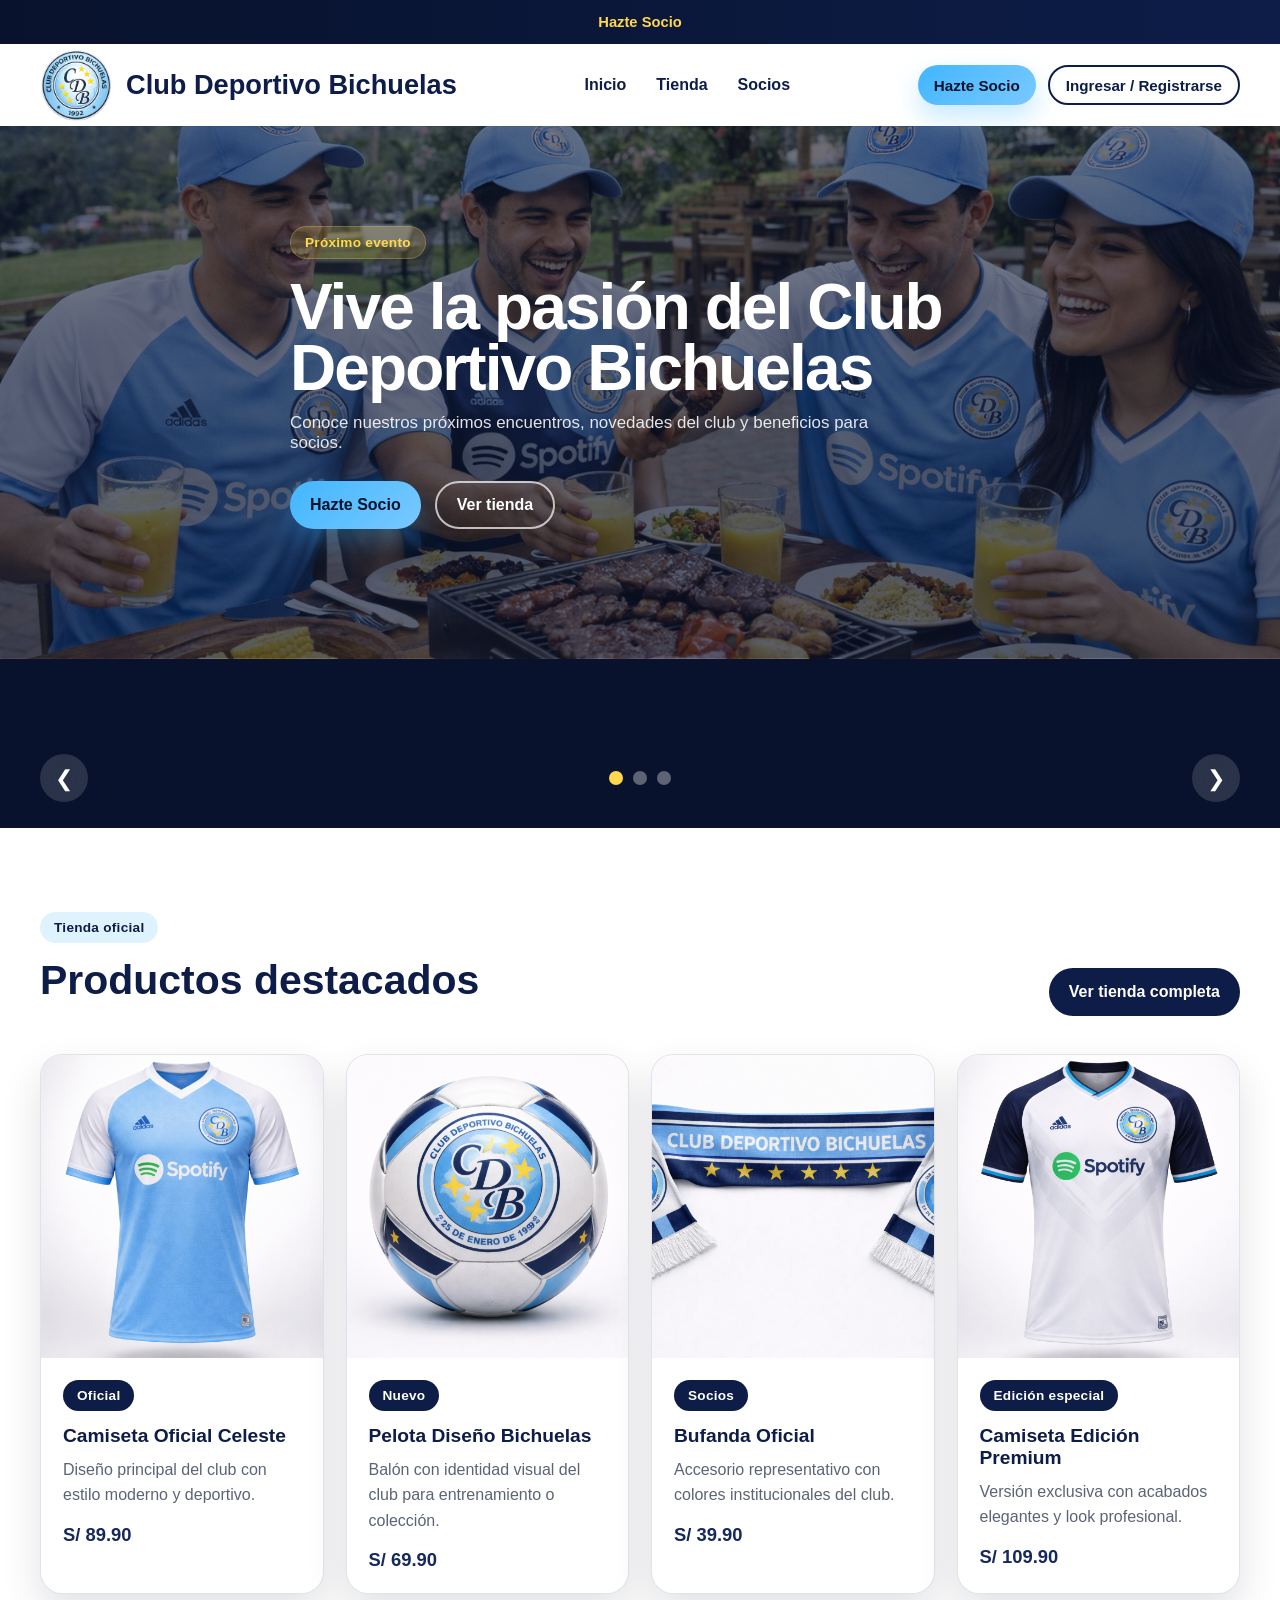
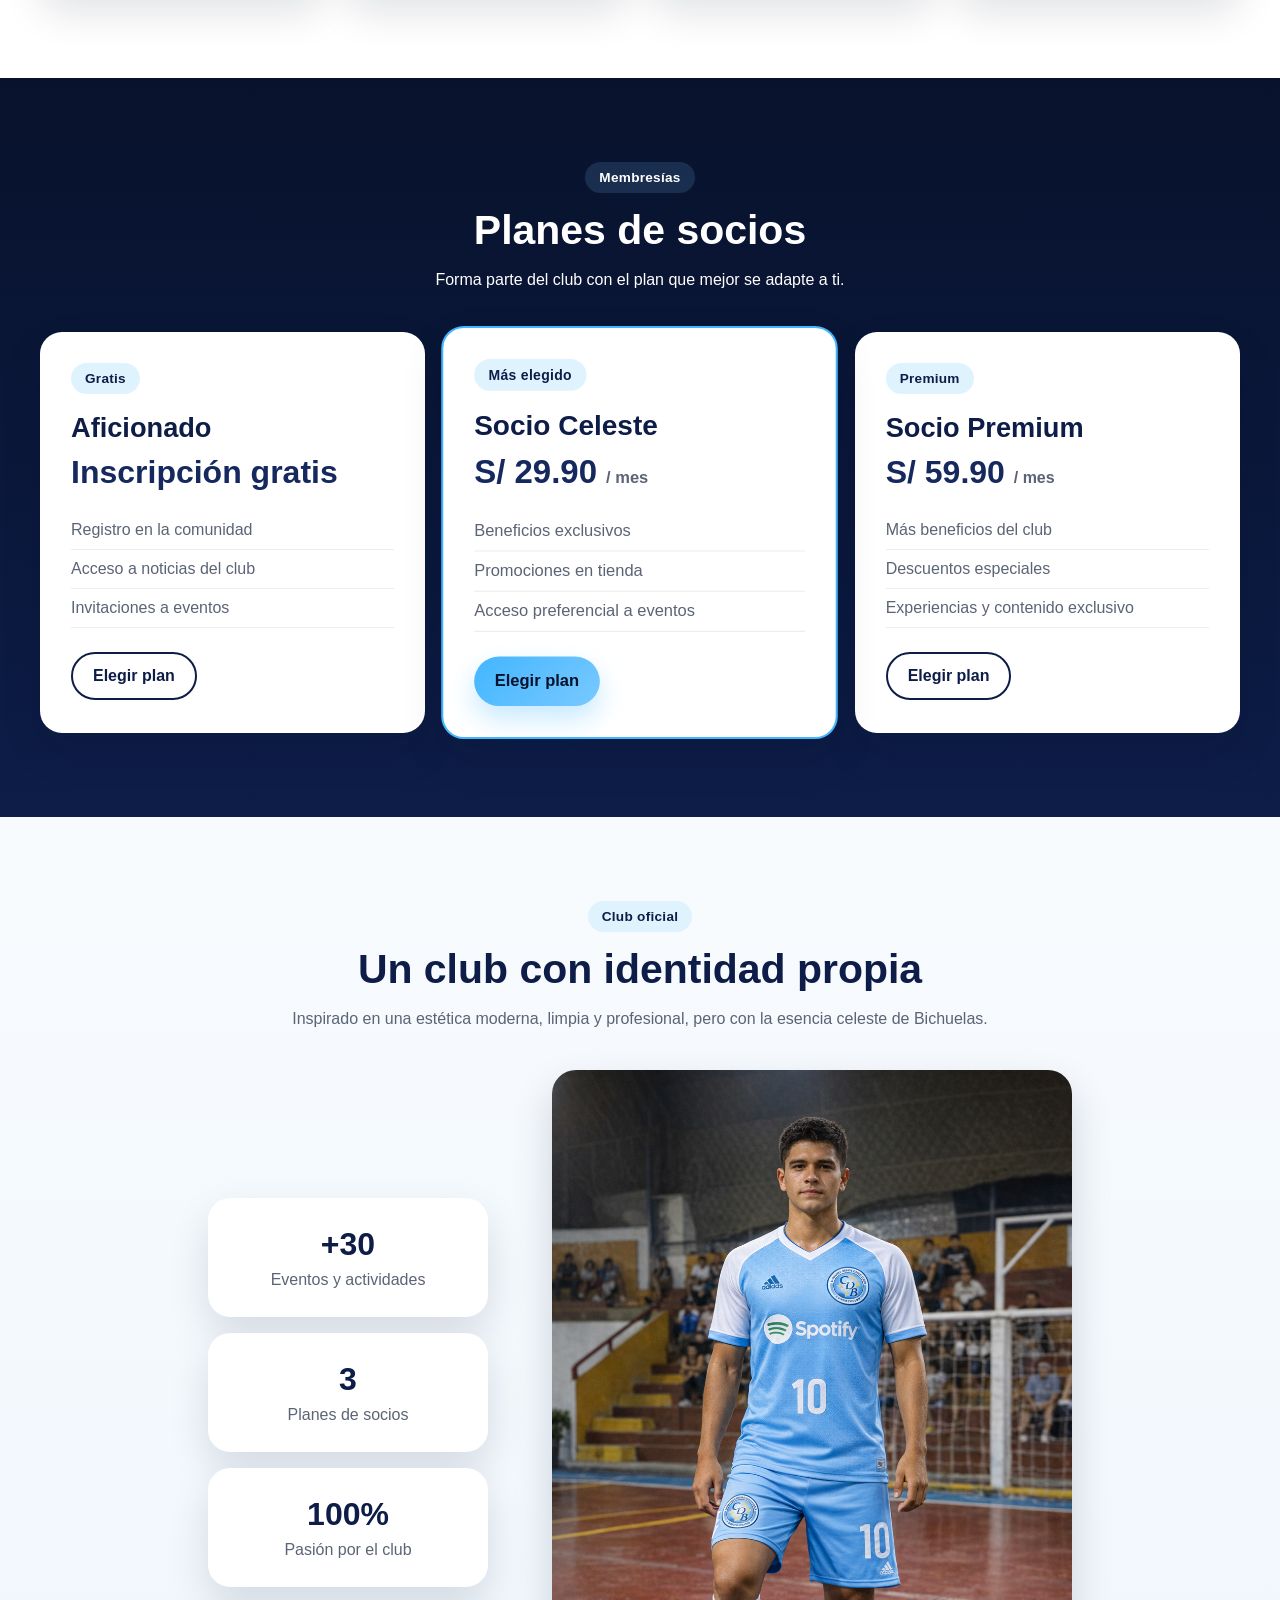
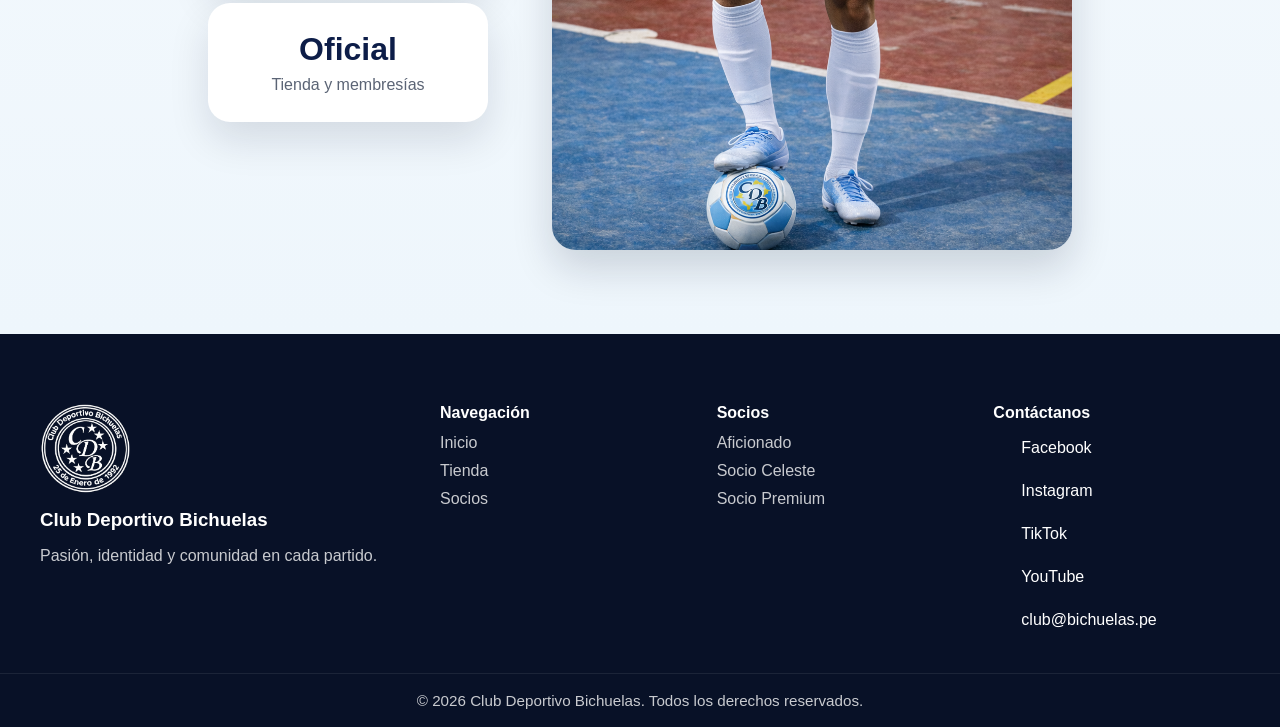
<file: index.html>
<!DOCTYPE html>
<html lang="es">
<head>
  <meta charset="UTF-8" />
  <meta name="viewport" content="width=device-width, initial-scale=1.0" />
  <title>Club Deportivo Bichuelas</title>
  <meta name="description" content="Sitio oficial del Club Deportivo Bichuelas" />
  <link rel="stylesheet" href="assets/css/styles.css" />
</head>
<body>
  <div id="header"></div>

  <main>
    <section class="hero">
      <div class="hero-slider">
        <article class="hero-slide active" style="background-image: linear-gradient(rgba(8,18,44,.55), rgba(8,18,44,.65)), url('assets/img/hero-1.png');">
          <div class="container hero-content">
            <span class="hero-badge">Próximo evento</span>
            <h1>Vive la pasión del Club Deportivo Bichuelas</h1>
            <p>Conoce nuestros próximos encuentros, novedades del club y beneficios para socios.</p>
            <div class="hero-actions">
              <a href="socios.html" class="btn btn-primary">Hazte Socio</a>
              <a href="tienda.html" class="btn btn-outline">Ver tienda</a>
            </div>
          </div>
        </article>

        <article class="hero-slide" style="background-image: linear-gradient(rgba(8,18,44,.55), rgba(8,18,44,.65)), url('assets/img/hero-2.png');">
          <div class="container hero-content">
            <span class="hero-badge">Noticias</span>
            <h2>Juventud, identidad y fútbol con estilo profesional</h2>
            <p>Descubre las últimas noticias, entrenamientos y actividades del club.</p>
            <div class="hero-actions">
              <a href="#" class="btn btn-primary">Leer noticia</a>
              <a href="index.html#productos" class="btn btn-outline">Explorar</a>
            </div>
          </div>
        </article>

        <article class="hero-slide" style="background-image: linear-gradient(rgba(8,18,44,.55), rgba(8,18,44,.65)), url('assets/img/hero-3.png');">
          <div class="container hero-content">
            <span class="hero-badge">Ofertas</span>
            <h2>Equípate con el diseño oficial del club</h2>
            <p>Camisetas, pelotas, bufandas y más productos con la identidad celeste de Bichuelas.</p>
            <div class="hero-actions">
              <a href="tienda.html" class="btn btn-primary">Comprar ahora</a>
              <a href="socios.html" class="btn btn-outline">Ver planes</a>
            </div>
          </div>
        </article>
      </div>

      <div class="hero-controls container">
        <button class="hero-arrow prev" aria-label="Anterior">&#10094;</button>
        <div class="hero-dots">
          <button class="dot active" data-slide="0" aria-label="Slide 1"></button>
          <button class="dot" data-slide="1" aria-label="Slide 2"></button>
          <button class="dot" data-slide="2" aria-label="Slide 3"></button>
        </div>
        <button class="hero-arrow next" aria-label="Siguiente">&#10095;</button>
      </div>
    </section>

    <section class="section products-preview" id="productos">
      <div class="container">
        <div class="section-heading split">
          <div>
            <span class="eyebrow">Tienda oficial</span>
            <h2>Productos destacados</h2>
          </div>
          <a href="tienda.html" class="btn btn-dark">Ver tienda completa</a>
        </div>

        <div class="product-grid">
          <article class="product-card">
            <div class="product-image">
              <img src="assets/img/producto-camiseta.png" alt="Camiseta oficial del club" />
            </div>
            <div class="product-info">
              <span class="product-tag">Oficial</span>
              <h3>Camiseta Oficial Celeste</h3>
              <p>Diseño principal del club con estilo moderno y deportivo.</p>
              <strong>S/ 89.90</strong>
            </div>
          </article>

          <article class="product-card">
            <div class="product-image">
              <img src="assets/img/producto-pelota.png" alt="Pelota oficial del club" />
            </div>
            <div class="product-info">
              <span class="product-tag">Nuevo</span>
              <h3>Pelota Diseño Bichuelas</h3>
              <p>Balón con identidad visual del club para entrenamiento o colección.</p>
              <strong>S/ 69.90</strong>
            </div>
          </article>

          <article class="product-card">
            <div class="product-image">
              <img src="assets/img/producto-bufanda.png" alt="Bufanda del club" />
            </div>
            <div class="product-info">
              <span class="product-tag">Socios</span>
              <h3>Bufanda Oficial</h3>
              <p>Accesorio representativo con colores institucionales del club.</p>
              <strong>S/ 39.90</strong>
            </div>
          </article>

          <article class="product-card">
            <div class="product-image">
              <img src="assets/img/producto-camiseta2.png" alt="Segunda camiseta del club" />
            </div>
            <div class="product-info">
              <span class="product-tag">Edición especial</span>
              <h3>Camiseta Edición Premium</h3>
              <p>Versión exclusiva con acabados elegantes y look profesional.</p>
              <strong>S/ 109.90</strong>
            </div>
          </article>
        </div>
      </div>
    </section>

    <section class="section membership-preview">
      <div class="container">
        <div class="section-heading">
          <span class="eyebrow">Membresías</span>
          <h2>Planes de socios</h2>
          <p>Forma parte del club con el plan que mejor se adapte a ti.</p>
        </div>

        <div class="plans-grid">
          <article class="plan-card">
            <span class="plan-label">Gratis</span>
            <h3>Aficionado</h3>
            <div class="price">Inscripción gratis</div>
            <ul>
              <li>Registro en la comunidad</li>
              <li>Acceso a noticias del club</li>
              <li>Invitaciones a eventos</li>
            </ul>
            <a href="socios.html" class="btn btn-outline-dark">Elegir plan</a>
          </article>

          <article class="plan-card featured">
            <span class="plan-label">Más elegido</span>
            <h3>Socio Celeste</h3>
            <div class="price">S/ 29.90 <small>/ mes</small></div>
            <ul>
              <li>Beneficios exclusivos</li>
              <li>Promociones en tienda</li>
              <li>Acceso preferencial a eventos</li>
            </ul>
            <a href="socios.html" class="btn btn-primary">Elegir plan</a>
          </article>

          <article class="plan-card">
            <span class="plan-label">Premium</span>
            <h3>Socio Premium</h3>
            <div class="price">S/ 59.90 <small>/ mes</small></div>
            <ul>
              <li>Más beneficios del club</li>
              <li>Descuentos especiales</li>
              <li>Experiencias y contenido exclusivo</li>
            </ul>
            <a href="socios.html" class="btn btn-outline-dark">Elegir plan</a>
          </article>
        </div>
      </div>
    </section>

    <section class="section club-highlights">
      <div class="container">
        <div class="section-heading">
          <span class="eyebrow">Club oficial</span>
          <h2>Un club con identidad propia</h2>
          <p>
            Inspirado en una estética moderna, limpia y profesional, pero con la esencia
            celeste de Bichuelas.
          </p>
        </div>
    
        <div class="club-highlights-layout">
          <div class="club-image">
            <img src="assets/img/jugadorclub.png" alt="Jugador oficial del Club Deportivo Bichuelas" />
          </div>
    
          <div class="stats-grid">
            <div class="stat-card">
              <strong>+30</strong>
              <span>Eventos y actividades</span>
            </div>
            <div class="stat-card">
              <strong>3</strong>
              <span>Planes de socios</span>
            </div>
            <div class="stat-card">
              <strong>100%</strong>
              <span>Pasión por el club</span>
            </div>
            <div class="stat-card">
              <strong>Oficial</strong>
              <span>Tienda y membresías</span>
            </div>
          </div>
        </div>
      </div>
    </section>
  </main>

  <div id="footer"></div>

  <script src="assets/js/main.js"></script>
</body>
</html>
</file>
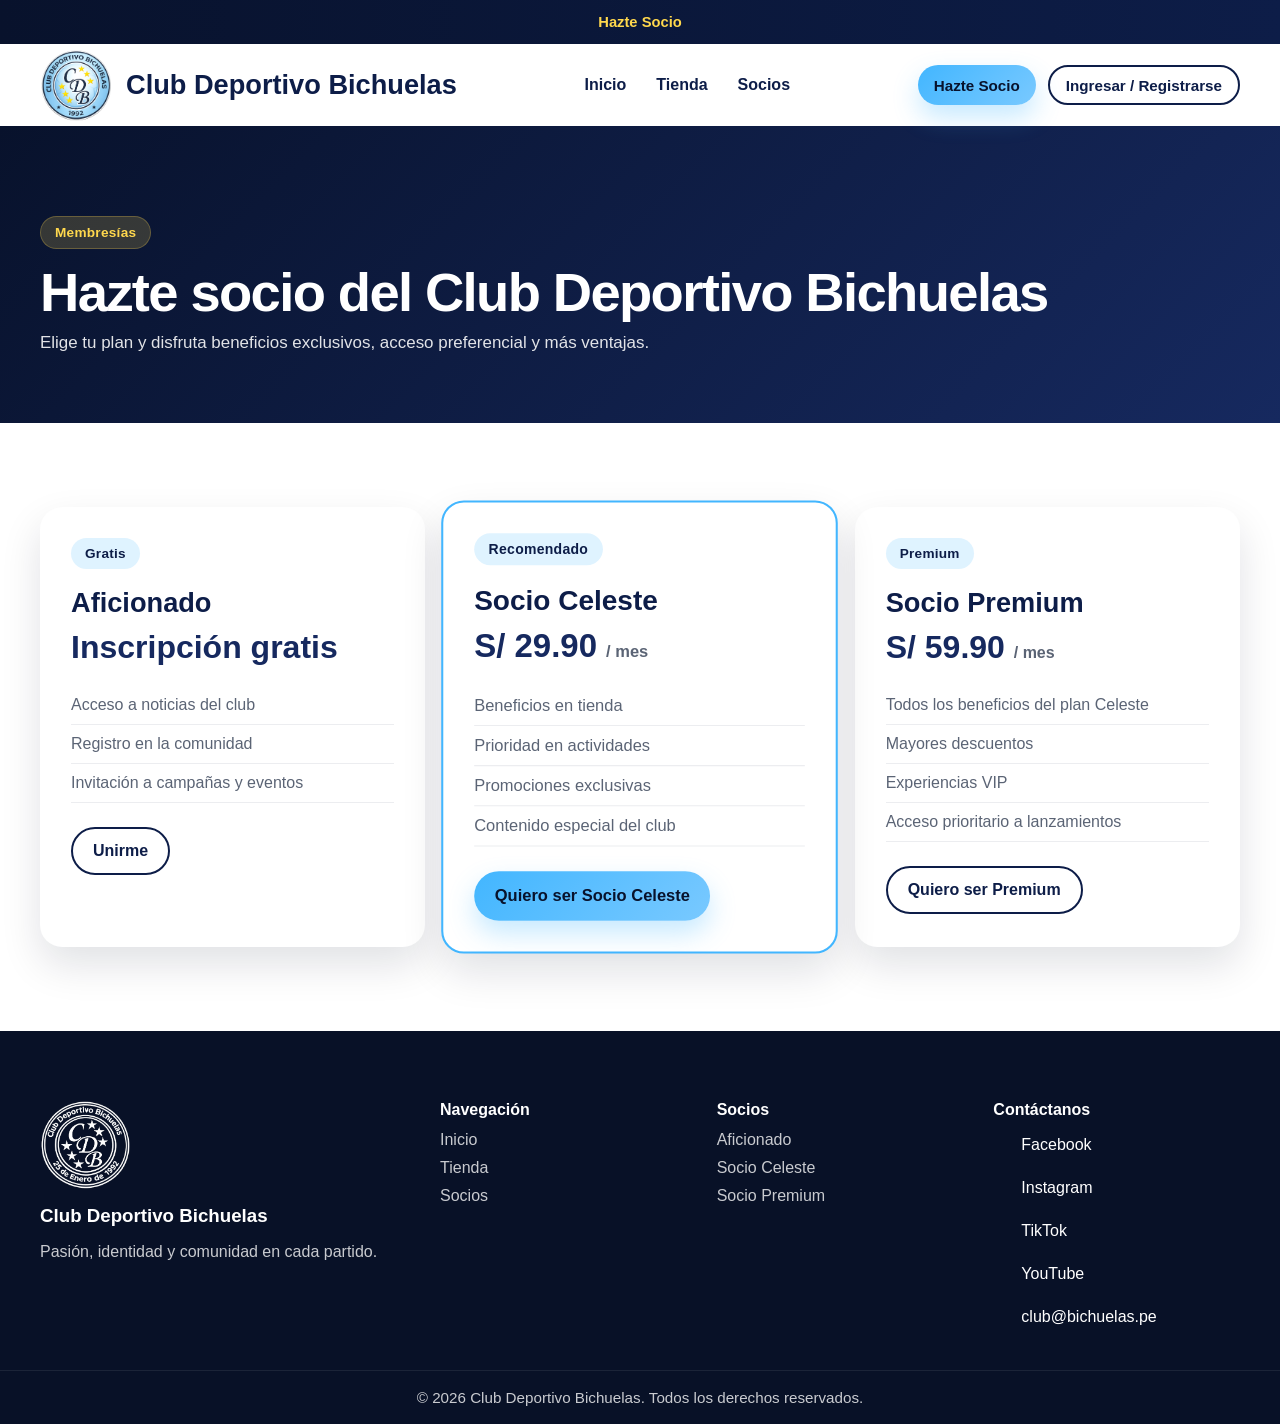
<file: socios.html>
<!DOCTYPE html>
<html lang="es">
<head>
  <meta charset="UTF-8" />
  <meta name="viewport" content="width=device-width, initial-scale=1.0" />
  <title>Socios | Club Deportivo Bichuelas</title>
  <link rel="stylesheet" href="assets/css/styles.css" />
</head>
<body>
  <div id="header"></div>

  <main>
    <section class="page-hero small">
      <div class="container">
        <span class="hero-badge">Membresías</span>
        <h1>Hazte socio del Club Deportivo Bichuelas</h1>
        <p>Elige tu plan y disfruta beneficios exclusivos, acceso preferencial y más ventajas.</p>
      </div>
    </section>

    <section class="section">
      <div class="container">
        <div class="plans-grid">
          <article class="plan-card">
            <span class="plan-label">Gratis</span>
            <h3>Aficionado</h3>
            <div class="price">Inscripción gratis</div>
            <ul>
              <li>Acceso a noticias del club</li>
              <li>Registro en la comunidad</li>
              <li>Invitación a campañas y eventos</li>
            </ul>
            <a href="#" class="btn btn-outline-dark">Unirme</a>
          </article>

          <article class="plan-card featured">
            <span class="plan-label">Recomendado</span>
            <h3>Socio Celeste</h3>
            <div class="price">S/ 29.90 <small>/ mes</small></div>
            <ul>
              <li>Beneficios en tienda</li>
              <li>Prioridad en actividades</li>
              <li>Promociones exclusivas</li>
              <li>Contenido especial del club</li>
            </ul>
            <a href="#" class="btn btn-primary">Quiero ser Socio Celeste</a>
          </article>

          <article class="plan-card">
            <span class="plan-label">Premium</span>
            <h3>Socio Premium</h3>
            <div class="price">S/ 59.90 <small>/ mes</small></div>
            <ul>
              <li>Todos los beneficios del plan Celeste</li>
              <li>Mayores descuentos</li>
              <li>Experiencias VIP</li>
              <li>Acceso prioritario a lanzamientos</li>
            </ul>
            <a href="#" class="btn btn-outline-dark">Quiero ser Premium</a>
          </article>
        </div>
      </div>
    </section>
  </main>

  <div id="footer"></div>

  <script src="assets/js/main.js"></script>
</body>
</html>
</file>
<file: assets/css/styles.css>
:root {
  --primary: #79c9ff;
  --primary-strong: #42b6ff;
  --primary-soft: #dff3ff;
  --navy: #0d1d48;
  --navy-2: #16295f;
  --navy-3: #08122c;
  --white: #ffffff;
  --text: #0f172a;
  --muted: #5b6475;
  --border: rgba(13, 29, 72, 0.12);
  --surface: #f4f8fc;
  --gold: #ffd84d;
  --shadow: 0 18px 40px rgba(8, 18, 44, 0.12);
  --radius: 22px;
  --radius-sm: 14px;
  --container: 1200px;
  --transition: 0.28s ease;
}

* {
  box-sizing: border-box;
}

html {
  scroll-behavior: smooth;
}

body {
  margin: 0;
  font-family: Arial, Helvetica, sans-serif;
  color: var(--text);
  background: var(--white);
}

img {
  max-width: 100%;
  display: block;
}

a {
  color: inherit;
  text-decoration: none;
}

button {
  font: inherit;
  cursor: pointer;
  border: 0;
  background: none;
}

.container {
  width: min(calc(100% - 32px), var(--container));
  margin: 0 auto;
}

/* Header */
.site-header {
  position: sticky;
  top: 0;
  z-index: 1000;
  background: var(--white);
  box-shadow: 0 1px 0 rgba(13, 29, 72, 0.06);
}

.topbar {
  background: linear-gradient(90deg, var(--navy-3), var(--navy));
  color: var(--white);
  font-size: 0.92rem;
}

.topbar-inner {
  min-height: 44px;
  display: flex;
  align-items: center;
  justify-content: center;
  gap: 16px;
}

.topbar-link {
  color: var(--gold);
  font-weight: 700;
}

.navbar {
  background: var(--white);
}

.nav-inner {
  min-height: 82px;
  display: flex;
  align-items: center;
  justify-content: space-between;
  gap: 20px;
}

.brand {
  display: flex;
  align-items: center;
  gap: 14px;
  min-width: 0;
}

.brand img {
  width: 72px;
  height: 72px;
  object-fit: contain;
  flex-shrink: 0;
}

.brand-text {
  min-width: 0;
}

.brand-responsive {
  display: flex;
  align-items: center;
}

.brand-desktop {
  display: flex;
  align-items: center;
}

.brand-desktop strong {
  font-size: 1.7rem;
  color: var(--navy);
  font-weight: 800;
  white-space: nowrap;
  line-height: 1;
}

.brand-mobile {
  display: none;
}

.brand-mobile .brand-small {
  font-size: 0.8rem;
  color: var(--navy);
  font-weight: 700;
  line-height: 1;
}

.brand-mobile .brand-big {
  font-size: 1.4rem;
  color: var(--navy);
  font-weight: 900;
  line-height: 1;
  margin-top: 2px;
}

.desktop-nav {
  display: flex;
  align-items: center;
  gap: 30px;
}

.desktop-nav a {
  position: relative;
  font-weight: 700;
  color: var(--navy);
}

.desktop-nav a::after {
  content: "";
  position: absolute;
  left: 0;
  bottom: -8px;
  width: 0;
  height: 3px;
  border-radius: 999px;
  background: var(--primary-strong);
  transition: var(--transition);
}

.desktop-nav a:hover::after {
  width: 100%;
}

.nav-actions {
  display: flex;
  align-items: center;
  gap: 12px;
}

.mobile-actions,
.mobile-menu,
.mobile-user-dropdown {
  display: none;
}

/* Buttons */
.btn {
  display: inline-flex;
  align-items: center;
  justify-content: center;
  min-height: 48px;
  padding: 0 20px;
  border-radius: 999px;
  font-weight: 700;
  transition: var(--transition);
}

.btn-sm {
  min-height: 40px;
  padding: 0 16px;
  font-size: 0.95rem;
}

.btn-primary {
  background: linear-gradient(135deg, var(--primary-strong), var(--primary));
  color: var(--navy-3);
  box-shadow: 0 12px 26px rgba(66, 182, 255, 0.3);
}

.btn-primary:hover {
  transform: translateY(-2px);
  filter: brightness(1.02);
}

.btn-outline {
  border: 2px solid rgba(255, 255, 255, 0.7);
  color: var(--white);
}

.btn-outline:hover {
  background: rgba(255, 255, 255, 0.1);
}

.btn-dark,
.btn-outline-dark {
  color: var(--navy);
}

.btn-dark {
  background: var(--navy);
  color: var(--white);
}

.btn-dark:hover {
  background: var(--navy-2);
}

.btn-outline-dark {
  border: 2px solid var(--navy);
}

.btn-outline-dark:hover {
  background: var(--navy);
  color: var(--white);
}

/* Hero */
.hero {
  position: relative;
  background: var(--navy-3);
  overflow: hidden;
}

.hero-slider {
  position: relative;
  min-height: 78vh;
}

.hero-slide {
  position: absolute;
  inset: 0;
  opacity: 0;
  visibility: hidden;
  transition: opacity 0.6s ease;
  background-size: cover;
  background-position: center;
  display: flex;
  align-items: center;
}

.hero-slide.active {
  opacity: 1;
  visibility: visible;
  position: relative;
}

.hero-content {
  padding: 100px 0 130px;
  color: var(--white);
  max-width: 700px;
}

.hero-badge,
.eyebrow,
.plan-label,
.product-tag {
  display: inline-flex;
  align-items: center;
  gap: 8px;
  border-radius: 999px;
  padding: 8px 14px;
  font-size: 0.85rem;
  font-weight: 800;
  letter-spacing: 0.02em;
}

.hero-badge {
  background: rgba(255, 216, 77, 0.18);
  color: var(--gold);
  border: 1px solid rgba(255, 216, 77, 0.25);
  margin-bottom: 18px;
}

.hero h1,
.hero h2,
.page-hero h1 {
  margin: 0 0 14px;
  font-size: clamp(2rem, 5vw, 4.6rem);
  line-height: 0.95;
  letter-spacing: -0.03em;
}

.hero p,
.page-hero p {
  margin: 0;
  font-size: 1.06rem;
  max-width: 620px;
  color: rgba(255, 255, 255, 0.88);
}

.hero-actions {
  margin-top: 28px;
  display: flex;
  flex-wrap: wrap;
  gap: 14px;
}

.hero-controls {
  position: absolute;
  bottom: 26px;
  left: 50%;
  transform: translateX(-50%);
  z-index: 3;
  display: flex;
  align-items: center;
  justify-content: space-between;
  gap: 18px;
}

.hero-dots {
  display: flex;
  gap: 10px;
}

.dot {
  width: 14px;
  height: 14px;
  border-radius: 50%;
  background: rgba(255, 255, 255, 0.35);
}

.dot.active {
  background: var(--gold);
}

.hero-arrow {
  width: 48px;
  height: 48px;
  border-radius: 50%;
  background: rgba(255, 255, 255, 0.14);
  color: var(--white);
  font-size: 1.4rem;
  backdrop-filter: blur(8px);
}

.hero-arrow:hover {
  background: rgba(255, 255, 255, 0.2);
}

/* Generic sections */
.section {
  padding: 84px 0;
}

.section-heading {
  text-align: center;
  max-width: 760px;
  margin: 0 auto 38px;
}

.section-heading.split {
  max-width: 100%;
  display: flex;
  align-items: end;
  justify-content: space-between;
  gap: 20px;
  text-align: left;
}

.eyebrow {
  background: var(--primary-soft);
  color: var(--navy);
  margin-bottom: 14px;
}

.section-heading h2 {
  margin: 0 0 12px;
  font-size: clamp(1.8rem, 3.2vw, 3rem);
  color: var(--navy);
}

.section-heading p {
  margin: 0;
  color: var(--muted);
  line-height: 1.7;
}

/* Stats */
.club-highlights {
  background: linear-gradient(180deg, #f8fbfe 0%, #eef6fc 100%);
}

.stats-grid {
  display: grid;
  grid-template-columns: repeat(4, 1fr);
  gap: 18px;
}

.stat-card {
  padding: 28px;
  border-radius: var(--radius);
  background: var(--white);
  box-shadow: var(--shadow);
  text-align: center;
}

.stat-card strong {
  display: block;
  font-size: 2rem;
  color: var(--navy);
  margin-bottom: 8px;
}

.stat-card span {
  color: var(--muted);
}

/* Products */
.product-grid {
  display: grid;
  grid-template-columns: repeat(4, 1fr);
  gap: 22px;
}

.product-card {
  background: var(--white);
  border-radius: var(--radius);
  overflow: hidden;
  border: 1px solid var(--border);
  box-shadow: var(--shadow);
  transition: var(--transition);
}

.product-card:hover {
  transform: translateY(-6px);
}

.product-image {
  aspect-ratio: 4 / 4.3;
  overflow: hidden;
  background: #eaf5fd;
}

.product-image img {
  width: 100%;
  height: 100%;
  object-fit: cover;
}

.product-info {
  padding: 22px;
}

.product-tag {
  background: var(--navy);
  color: var(--white);
  margin-bottom: 14px;
}

.product-info h3 {
  margin: 0 0 10px;
  font-size: 1.2rem;
  color: var(--navy);
}

.product-info p {
  margin: 0 0 16px;
  color: var(--muted);
  line-height: 1.6;
}

.product-info strong {
  font-size: 1.15rem;
  color: var(--navy-2);
}

/* Plans */
.membership-preview {
  background: linear-gradient(180deg, var(--navy-3) 0%, var(--navy) 100%);
}

.membership-preview .section-heading h2,
.membership-preview .section-heading p,
.membership-preview .eyebrow {
  color: var(--white);
}

.membership-preview .eyebrow {
  background: rgba(121, 201, 255, 0.15);
}

.plans-grid {
  display: grid;
  grid-template-columns: repeat(3, 1fr);
  gap: 22px;
}

.plan-card {
  background: var(--white);
  padding: 30px;
  border-radius: var(--radius);
  box-shadow: var(--shadow);
  border: 1px solid rgba(255, 255, 255, 0.1);
}

.plan-card.featured {
  transform: scale(1.03);
  border: 2px solid var(--primary-strong);
}

.plan-label {
  background: var(--primary-soft);
  color: var(--navy);
  margin-bottom: 18px;
}

.plan-card h3 {
  margin: 0 0 10px;
  font-size: 1.7rem;
  color: var(--navy);
}

.price {
  font-size: 2rem;
  font-weight: 800;
  color: var(--navy-2);
  margin-bottom: 20px;
}

.price small {
  font-size: 1rem;
  color: var(--muted);
}

.plan-card ul {
  list-style: none;
  padding: 0;
  margin: 0 0 24px;
}

.plan-card li {
  padding: 10px 0;
  border-bottom: 1px solid rgba(13, 29, 72, 0.08);
  color: var(--muted);
}

/* Page hero */
.page-hero {
  padding: 90px 0 70px;
  background: linear-gradient(135deg, var(--navy-3), var(--navy-2));
  color: var(--white);
}

.page-hero.small h1 {
  font-size: clamp(2rem, 4.4vw, 3.4rem);
}

/* Footer */
.site-footer {
  background: #081127;
  color: rgba(255, 255, 255, 0.9);
}

.footer-grid {
  display: grid;
  grid-template-columns: 1.5fr 1fr 1fr 1fr;
  gap: 30px;
  padding: 70px 0 44px;
}

.footer-brand img {
  width: 90px;
  margin-bottom: 16px;
}

.footer-brand h3,
.site-footer h4 {
  margin: 0 0 12px;
  color: var(--white);
}

.site-footer p,
.site-footer li,
.site-footer a {
  color: rgba(255, 255, 255, 0.78);
}

.site-footer ul {
  list-style: none;
  margin: 0;
  padding: 0;
}

.site-footer li + li {
  margin-top: 10px;
}

.footer-bottom {
  border-top: 1px solid rgba(255, 255, 255, 0.08);
}

.footer-bottom .container {
  padding: 18px 0;
}

.footer-bottom p {
  margin: 0;
  font-size: 0.95rem;
  text-align: center;
}

/* Mobile controls */
.icon-btn {
  width: 44px;
  height: 44px;
  border-radius: 50%;
  border: 1px solid rgba(13, 29, 72, 0.1);
  display: inline-flex;
  align-items: center;
  justify-content: center;
  background: var(--white);
}

.menu-toggle {
  display: flex;
  flex-direction: column;
  gap: 4px;
}

.menu-toggle span {
  width: 18px;
  height: 2px;
  background: var(--navy);
  border-radius: 999px;
}

.mobile-menu,
.mobile-user-dropdown {
  background: var(--white);
  border-top: 1px solid rgba(13, 29, 72, 0.08);
  padding: 12px 16px 18px;
}

.mobile-menu a,
.mobile-user-dropdown a {
  display: block;
  padding: 12px 10px;
  border-radius: 12px;
  font-weight: 700;
  color: var(--navy);
}

.mobile-menu a:hover,
.mobile-user-dropdown a:hover {
  background: var(--surface);
}

.mobile-highlight {
  background: var(--primary-soft);
}

/* Responsive */
@media (max-width: 1024px) {
  .desktop-nav,
  .desktop-only {
    display: none;
  }

  .mobile-actions {
    display: flex;
    align-items: center;
    gap: 10px;
  }

  .stats-grid,
  .product-grid {
    grid-template-columns: repeat(2, 1fr);
  }

  .plans-grid {
    grid-template-columns: 1fr;
  }

  .plan-card.featured {
    transform: none;
  }

  .footer-grid {
    grid-template-columns: repeat(2, 1fr);
  }
}

@media (max-width: 768px) {
  .topbar {
    min-height: 28px;
  }

  .topbar-inner {
    min-height: 28px;
    padding: 0;
    justify-content: center;
    text-align: center;
  }

  .topbar-link {
    font-size: 0.72rem;
    line-height: 1;
    color: var(--gold);
    font-weight: 800;
  }

  .navbar {
    background: var(--white);
  }

  .nav-inner {
    min-height: 70px;
    gap: 12px;
  }

  .brand {
    gap: 10px;
    flex: 1;
    min-width: 0;
  }

  .brand img {
    width: 58px;
    height: 58px;
  }

  .brand-desktop {
    display: none;
  }

  .brand-mobile {
    display: flex;
    flex-direction: column;
    align-items: flex-start;
    line-height: 0.95;
  }

  .brand-mobile .brand-small {
    font-size: 0.8rem;
    font-weight: 700;
    color: var(--navy);
  }

  .brand-mobile .brand-big {
    font-size: 1.4rem;
    font-weight: 900;
    color: var(--navy);
    margin-top: 2px;
  }

  .hero-slider {
    min-height: 72vh;
  }

  .hero-content {
    padding: 80px 0 110px;
  }

  .hero h1,
  .hero h2,
  .page-hero h1 {
    line-height: 1.02;
  }

  .hero-actions,
  .section-heading.split {
    flex-direction: column;
    align-items: start;
  }

  .stats-grid,
  .product-grid,
  .footer-grid {
    grid-template-columns: 1fr;
  }

  .hero-controls {
    width: calc(100% - 32px);
    justify-content: center;
  }

  .hero-arrow {
    width: 42px;
    height: 42px;
  }

  .section {
    padding: 66px 0;
  }
}

@media (max-width: 560px) {
  .nav-inner {
    min-height: 66px;
  }

  .brand img {
    width: 52px;
    height: 52px;
  }

  .brand-mobile .brand-small {
    font-size: 0.8rem;
  }

  .brand-mobile .brand-big {
    font-size: 1.4rem;
  }

  .mobile-menu.open,
  .mobile-user-dropdown.open {
    display: block;
  }

  .hero-content {
    padding-top: 70px;
  }

  .btn,
  .btn-sm {
    width: 100%;
  }

  .hero-actions .btn {
    width: auto;
  }

  .price {
    font-size: 1.7rem;
  }

  .product-info,
  .plan-card,
  .stat-card {
    padding: 20px;
  }
}
.club-highlights-layout {
  display: flex;
  flex-direction: column;
  align-items: center;
  gap: 2rem;
}

.club-image {
  display: flex;
  justify-content: center;
  align-items: center;
}

.club-image img {
  width: 100%;
  max-width: 520px;
  height: auto;
  display: block;
  border-radius: 24px;
  box-shadow: 0 18px 40px rgba(8, 18, 44, 0.16);
}

.club-highlights .stats-grid {
  display: grid;
  grid-template-columns: 1fr 1fr;
  gap: 1rem;
  width: 100%;
  max-width: 520px;
}

@media (min-width: 992px) {
  .club-highlights-layout {
    flex-direction: row;
    justify-content: center;
    align-items: center;
    gap: 4rem;
  }

  .club-highlights .stats-grid {
    grid-template-columns: 1fr;
    max-width: 280px;
  }

  .club-image {
    order: 2;
  }

  .stats-grid {
    order: 1;
  }
}
.footer-contact {
  list-style: none;
  padding: 0;
  margin: 0;
  display: flex;
  flex-direction: column;
  gap: 10px;
}

.footer-contact li a {
  display: inline-flex;
  align-items: center;
  gap: 10px;
  color: #ffffff;
  text-decoration: none;
  transition: opacity 0.2s ease, transform 0.2s ease;
}

.footer-contact li a:hover {
  opacity: 0.8;
  transform: translateX(3px);
}

.footer-contact i {
  width: 18px;
  text-align: center;
}
.tienda-topbar {
  display: flex;
  align-items: center;
  justify-content: space-between;
  gap: 1rem;
}

.cart-button {
  border: none;
  background: #0f172a;
  color: #fff;
  border-radius: 999px;
  padding: 0.85rem 1.2rem;
  cursor: pointer;
  font-weight: 700;
  display: inline-flex;
  align-items: center;
  gap: 0.65rem;
}

.cart-count {
  min-width: 24px;
  height: 24px;
  background: #38bdf8;
  color: #082f49;
  border-radius: 999px;
  display: inline-flex;
  align-items: center;
  justify-content: center;
  font-size: 0.85rem;
  font-weight: 800;
  padding: 0 0.4rem;
}

.product-card {
  cursor: pointer;
  transition: transform 0.25s ease, box-shadow 0.25s ease;
}

.product-card:hover {
  transform: translateY(-4px);
}

.custom-modal {
  position: fixed;
  inset: 0;
  z-index: 9999;
  display: none;
}

.custom-modal.active {
  display: block;
}

.custom-modal__backdrop {
  position: absolute;
  inset: 0;
  background: rgba(15, 23, 42, 0.72);
}

.custom-modal__dialog {
  position: relative;
  max-width: 1050px;
  width: calc(100% - 2rem);
  margin: 4vh auto;
  background: #fff;
  border-radius: 24px;
  z-index: 2;
  overflow: hidden;
  max-height: 92vh;
  overflow-y: auto;
}

.custom-modal__close {
  position: absolute;
  top: 14px;
  right: 16px;
  width: 42px;
  height: 42px;
  border: none;
  border-radius: 999px;
  background: #e2e8f0;
  font-size: 1.5rem;
  cursor: pointer;
  z-index: 3;
}

.product-modal-content {
  display: grid;
  grid-template-columns: 1.1fr 1fr;
  gap: 2rem;
  padding: 2rem;
}

.product-modal-image {
  background: #f8fafc;
  border-radius: 20px;
  padding: 1rem;
  display: flex;
  align-items: center;
  justify-content: center;
  min-height: 420px;
}

.product-modal-image img {
  max-width: 100%;
  max-height: 500px;
  object-fit: contain;
}

.product-modal-info h3 {
  margin: 0.5rem 0 0.75rem;
  font-size: 2rem;
}

.product-modal-info p {
  color: #475569;
}

.product-features {
  margin: 1rem 0 1.2rem;
  padding-left: 1.2rem;
  color: #1e293b;
}

.product-features li + li {
  margin-top: 0.5rem;
}

.product-modal-price {
  font-size: 1.8rem;
  font-weight: 800;
  margin-bottom: 1rem;
  color: #0f172a;
}

.quantity-box {
  margin-bottom: 1rem;
}

.quantity-box label {
  display: block;
  margin-bottom: 0.5rem;
  font-weight: 700;
}

.quantity-controls {
  display: inline-flex;
  align-items: center;
  border: 1px solid #cbd5e1;
  border-radius: 14px;
  overflow: hidden;
}

.quantity-controls button {
  width: 44px;
  height: 44px;
  border: none;
  background: #f1f5f9;
  cursor: pointer;
  font-size: 1.2rem;
  font-weight: 700;
}

.quantity-controls input {
  width: 70px;
  height: 44px;
  border: none;
  text-align: center;
  font-size: 1rem;
  outline: none;
}

.primary-button,
.secondary-button {
  border: none;
  border-radius: 14px;
  padding: 0.95rem 1.25rem;
  font-weight: 700;
  cursor: pointer;
}

.primary-button {
  background: #0ea5e9;
  color: white;
}

.secondary-button {
  background: #e2e8f0;
  color: #0f172a;
}

.primary-button.full {
  width: 100%;
}

.cart-drawer {
  position: fixed;
  inset: 0;
  z-index: 10000;
  pointer-events: none;
}

.cart-drawer.active {
  pointer-events: auto;
}

.cart-drawer__backdrop {
  position: absolute;
  inset: 0;
  background: rgba(15, 23, 42, 0.6);
  opacity: 0;
  transition: opacity 0.25s ease;
}

.cart-drawer.active .cart-drawer__backdrop {
  opacity: 1;
}

.cart-drawer__panel {
  position: absolute;
  right: 0;
  top: 0;
  width: 420px;
  max-width: 100%;
  height: 100%;
  background: #fff;
  transform: translateX(100%);
  transition: transform 0.25s ease;
  display: flex;
  flex-direction: column;
}

.cart-drawer.active .cart-drawer__panel {
  transform: translateX(0);
}

.cart-header {
  display: flex;
  align-items: center;
  justify-content: space-between;
  padding: 1.25rem 1.25rem 1rem;
  border-bottom: 1px solid #e2e8f0;
}

.cart-header h3 {
  margin: 0;
}

.cart-header button {
  border: none;
  background: #e2e8f0;
  width: 38px;
  height: 38px;
  border-radius: 999px;
  font-size: 1.3rem;
  cursor: pointer;
}

.cart-items {
  flex: 1;
  overflow-y: auto;
  padding: 1rem 1.25rem;
}

.cart-item {
  display: grid;
  grid-template-columns: 72px 1fr auto;
  gap: 0.9rem;
  align-items: center;
  padding: 0.8rem 0;
  border-bottom: 1px solid #e2e8f0;
}

.cart-item img {
  width: 72px;
  height: 72px;
  object-fit: cover;
  border-radius: 14px;
  background: #f8fafc;
}

.cart-item h4 {
  margin: 0 0 0.25rem;
  font-size: 1rem;
}

.cart-item p {
  margin: 0;
  color: #475569;
  font-size: 0.92rem;
}

.cart-item button {
  border: none;
  background: transparent;
  color: #dc2626;
  font-weight: 700;
  cursor: pointer;
}

.cart-summary {
  border-top: 1px solid #e2e8f0;
  padding: 1rem 1.25rem 1.5rem;
}

.cart-total-row {
  display: flex;
  align-items: center;
  justify-content: space-between;
  margin-bottom: 1rem;
}

.checkout-dialog {
  max-width: 900px;
}

.checkout-content {
  padding: 2rem;
}

.checkout-content h3 {
  margin-top: 0;
  margin-bottom: 1.2rem;
}

.checkout-form {
  display: grid;
  gap: 1.25rem;
}

.form-grid {
  display: grid;
  grid-template-columns: repeat(2, 1fr);
  gap: 1rem;
}

.form-group {
  display: flex;
  flex-direction: column;
}

.form-group-full {
  grid-column: 1 / -1;
}

.form-group label {
  margin-bottom: 0.45rem;
  font-weight: 700;
}

.form-group input,
.form-group select {
  height: 48px;
  border-radius: 12px;
  border: 1px solid #cbd5e1;
  padding: 0 0.9rem;
  outline: none;
}

.pickup-box,
.payment-box,
.checkout-resume {
  background: #f8fafc;
  border-radius: 18px;
  padding: 1rem;
}

.payment-actions {
  display: flex;
  gap: 0.8rem;
  flex-wrap: wrap;
  margin-top: 0.75rem;
}

.checkout-item-line {
  display: flex;
  justify-content: space-between;
  gap: 1rem;
  padding: 0.45rem 0;
  border-bottom: 1px solid #e2e8f0;
}

.empty-cart {
  text-align: center;
  color: #64748b;
  padding: 2rem 1rem;
}

body.modal-open {
  overflow: hidden;
}

@media (max-width: 900px) {
  .product-modal-content {
    grid-template-columns: 1fr;
  }

  .product-modal-image {
    min-height: 280px;
  }

  .form-grid {
    grid-template-columns: 1fr;
  }
}

@media (max-width: 640px) {
  .tienda-topbar {
    flex-direction: column;
    align-items: flex-start;
  }

  .checkout-content,
  .product-modal-content {
    padding: 1.2rem;
  }

  .cart-drawer__panel {
    width: 100%;
  }
}
</file>
